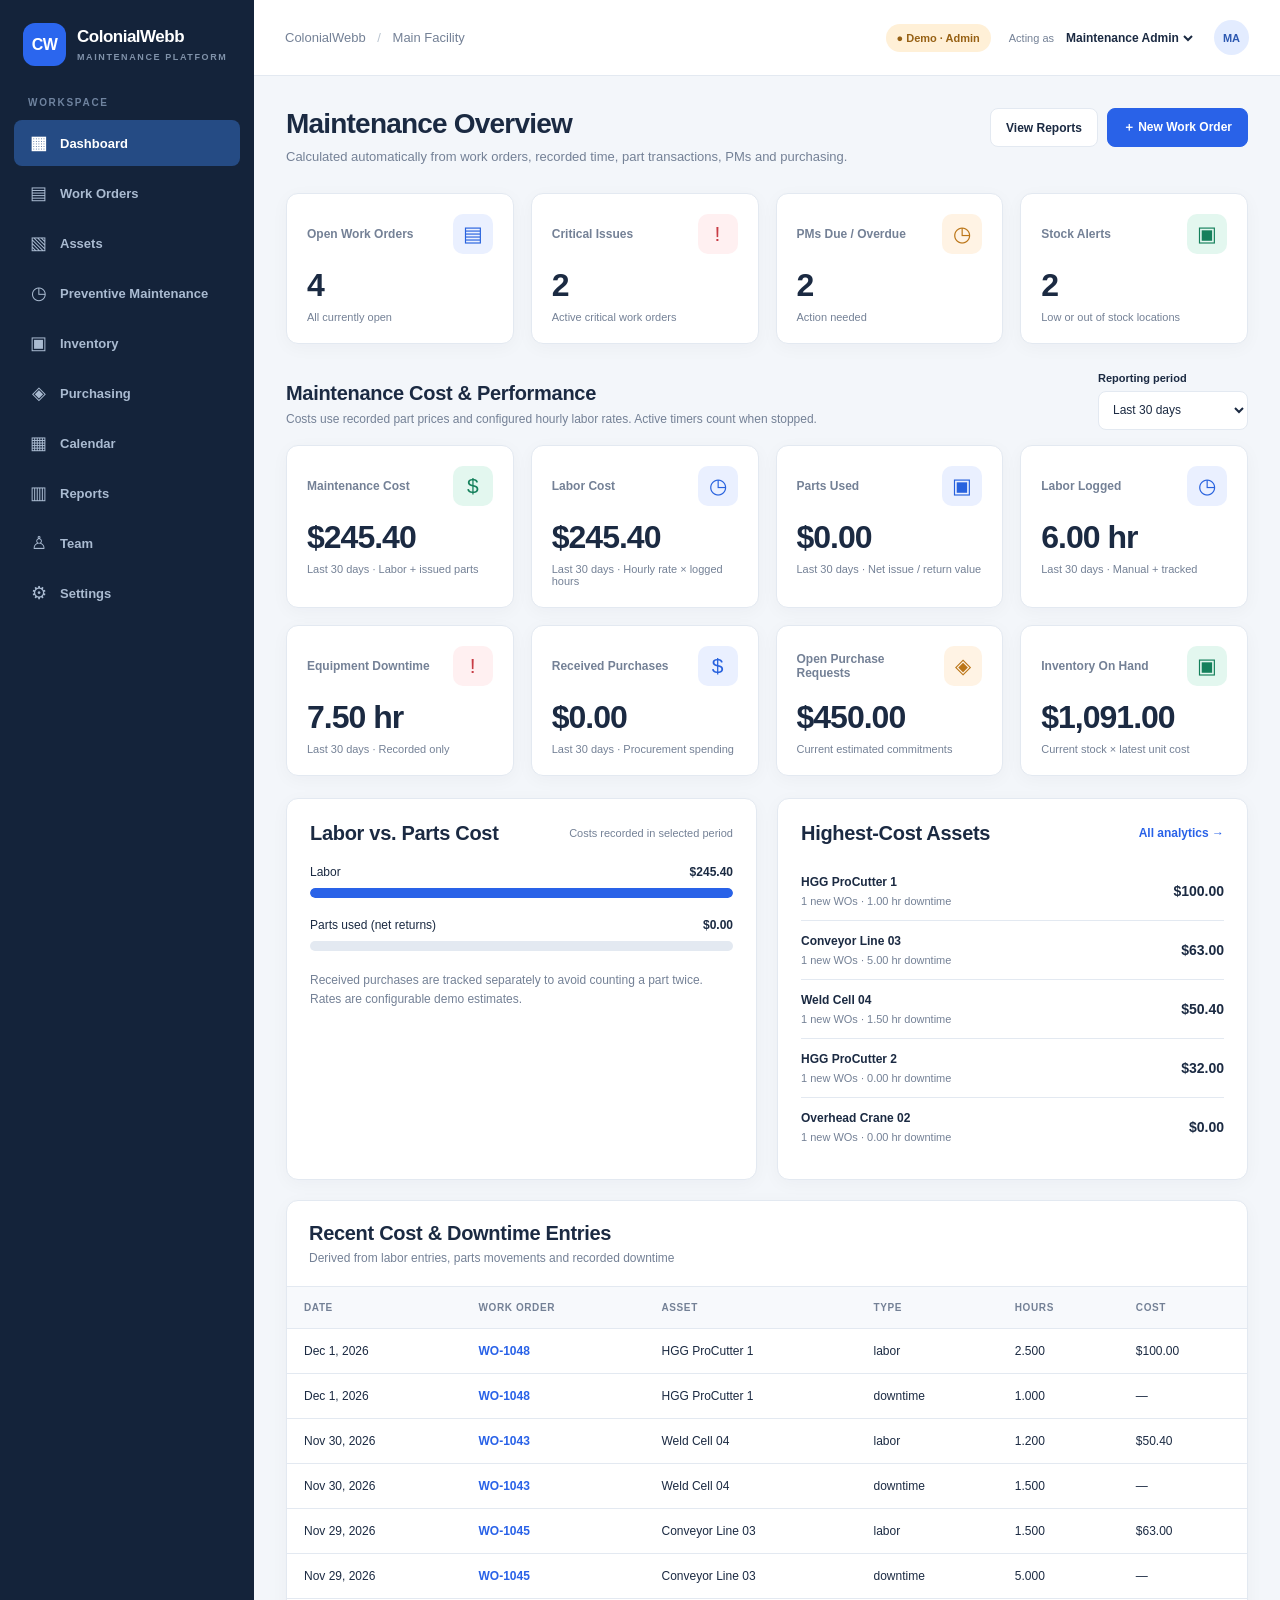
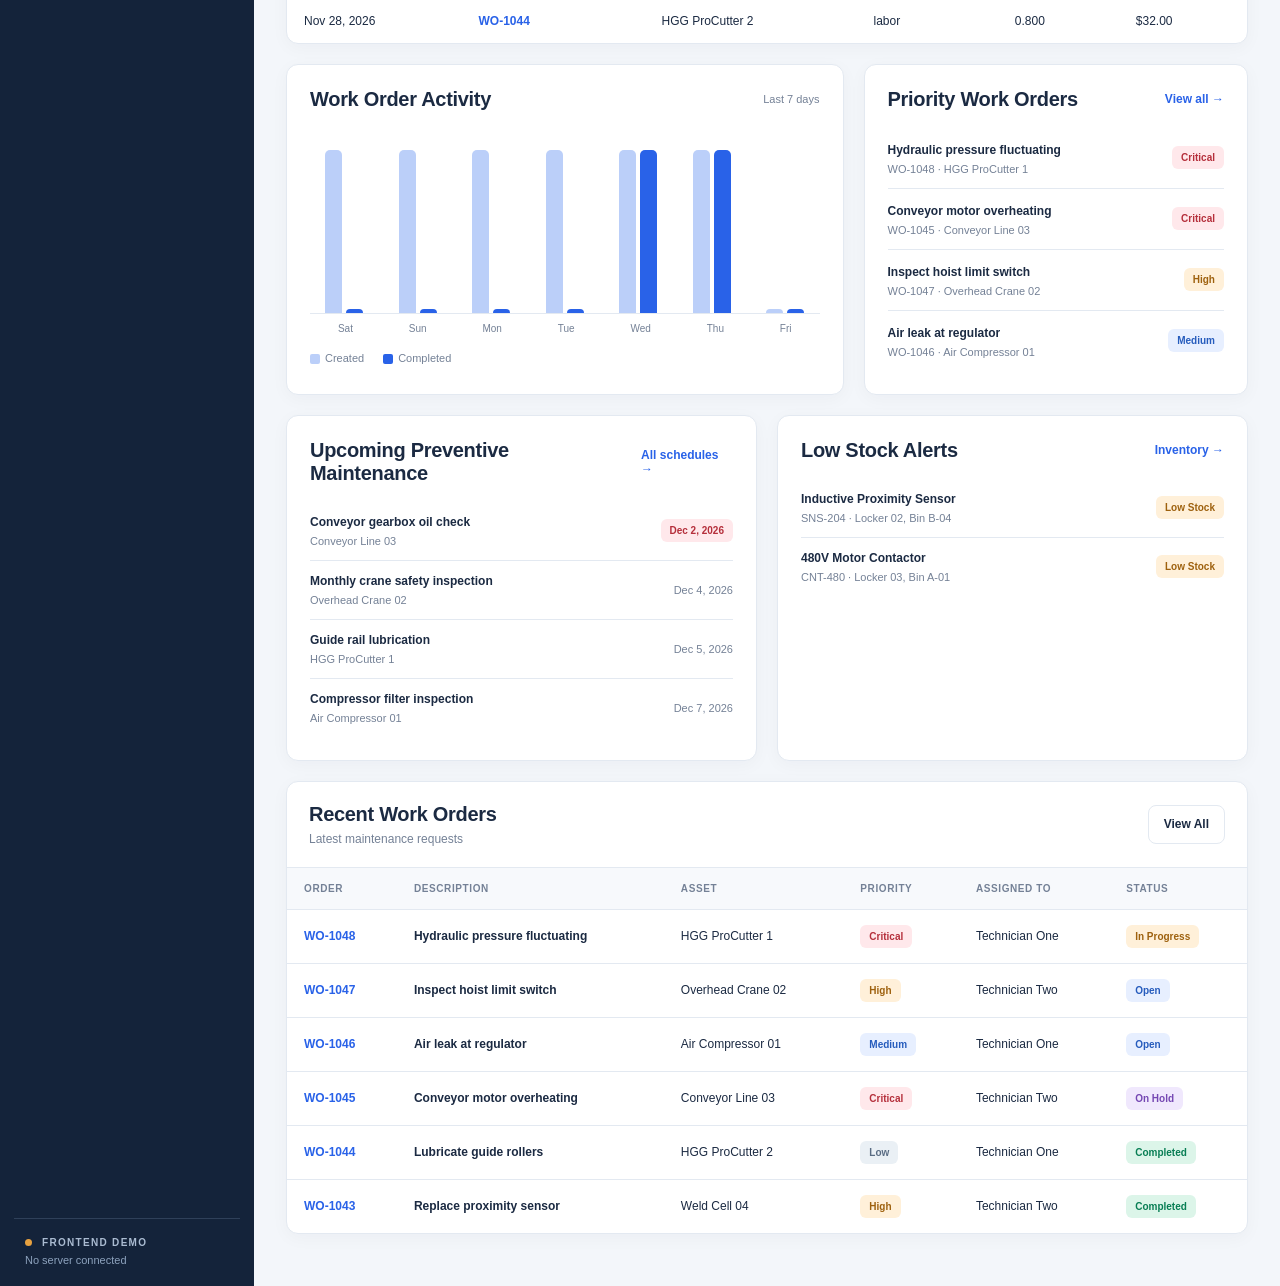
<file: ColonialWebbCMMS/index.html>
<!DOCTYPE html>
<html lang="en">
<head>
  <meta charset="UTF-8">
  <meta name="viewport" content="width=device-width, initial-scale=1.0">
  <meta name="description" content="ColonialWebb CMMS frontend prototype">
  <title>Dashboard · ColonialWebb CMMS</title>
  <link rel="stylesheet" href="css/styles.css">
</head>
<body data-page="dashboard">
  <!-- Shared sidebar and header are generated by js/app.js. -->
  <div class="app-shell">
    <aside id="sidebar" aria-label="Sidebar"></aside>
    <div class="main-column">
      <header id="topbar"></header>
      <main class="page-container">

<section class="page-heading"><div><h1>Maintenance Overview</h1><p class="page-subtitle">Calculated automatically from work orders, recorded time, part transactions, PMs and purchasing.</p></div><div class="button-row"><a class="button button-outline" href="reports.html">View Reports</a><a class="button button-primary" href="work-orders.html?new=1">＋ New Work Order</a></div></section>
<section class="metrics" id="dashboard-metrics"></section>
<section class="analytics-heading"><div><h2>Maintenance Cost & Performance</h2><p class="note">Costs use recorded part prices and configured hourly labor rates. Active timers count when stopped.</p></div>
<label class="form-field analytics-range"><span>Reporting period</span><select id="dashboard-period"><option value="7">Last 7 days</option><option value="30" selected>Last 30 days</option><option value="90">Last 90 days</option><option value="all">All time</option></select></label></section>
<section class="metrics" id="dashboard-financial"></section>
<section class="section-grid equal"><div class="card"><div class="section-head"><h2>Labor vs. Parts Cost</h2><span class="tiny text-muted">Costs recorded in selected period</span></div><div id="dashboard-cost-breakdown"></div></div>
<div class="card"><div class="section-head"><h2>Highest-Cost Assets</h2><a href="reports.html" class="button-link">All analytics →</a></div><div id="dashboard-asset-costs"></div></div></section>
<section class="table-card mb-20"><div class="table-header"><div><h2>Recent Cost & Downtime Entries</h2><p>Derived from labor entries, parts movements and recorded downtime</p></div></div>
<div class="table-scroll"><table><thead><tr><th>Date</th><th>Work Order</th><th>Asset</th><th>Type</th><th>Hours</th><th>Cost</th></tr></thead><tbody id="dashboard-cost-events"></tbody></table></div></section>
<section class="section-grid"><div class="card"><div class="section-head"><h2>Work Order Activity</h2><span class="text-muted tiny">Last 7 days</span></div><div id="activity-chart"></div></div><div class="card"><div class="section-head"><h2>Priority Work Orders</h2><a href="work-orders.html" class="button-link">View all →</a></div><div id="priority-list"></div></div></section>
<section class="section-grid equal"><div class="card"><div class="section-head"><h2>Upcoming Preventive Maintenance</h2><a href="maintenance.html" class="button-link">All schedules →</a></div><div id="upcoming-pms"></div></div><div class="card"><div class="section-head"><h2>Low Stock Alerts</h2><a href="inventory.html" class="button-link">Inventory →</a></div><div id="inventory-alerts"></div></div></section>
<section class="table-card"><div class="table-header"><div><h2>Recent Work Orders</h2><p>Latest maintenance requests</p></div><a class="button button-outline" href="work-orders.html">View All</a></div><div class="table-scroll"><table><thead><tr><th>Order</th><th>Description</th><th>Asset</th><th>Priority</th><th>Assigned To</th><th>Status</th></tr></thead><tbody id="recent-orders"></tbody></table></div></section>
      </main>
    </div>
  </div>
  <div id="modal-root"></div>
  <div id="toast" role="status" aria-live="polite"></div>

  <!-- All scripts are local. No server, build tools or CDN needed. -->
  <script src="js/seed.js" defer></script>
  <script src="js/config.js" defer></script>
  <script src="js/data-client.js" defer></script>
  <script src="js/store.js" defer></script>
  <script src="js/analytics.js" defer></script>
  <script src="js/app.js" defer></script>
  <script src="js/pages/dashboard.js" defer></script>
</body>
</html>
</file>
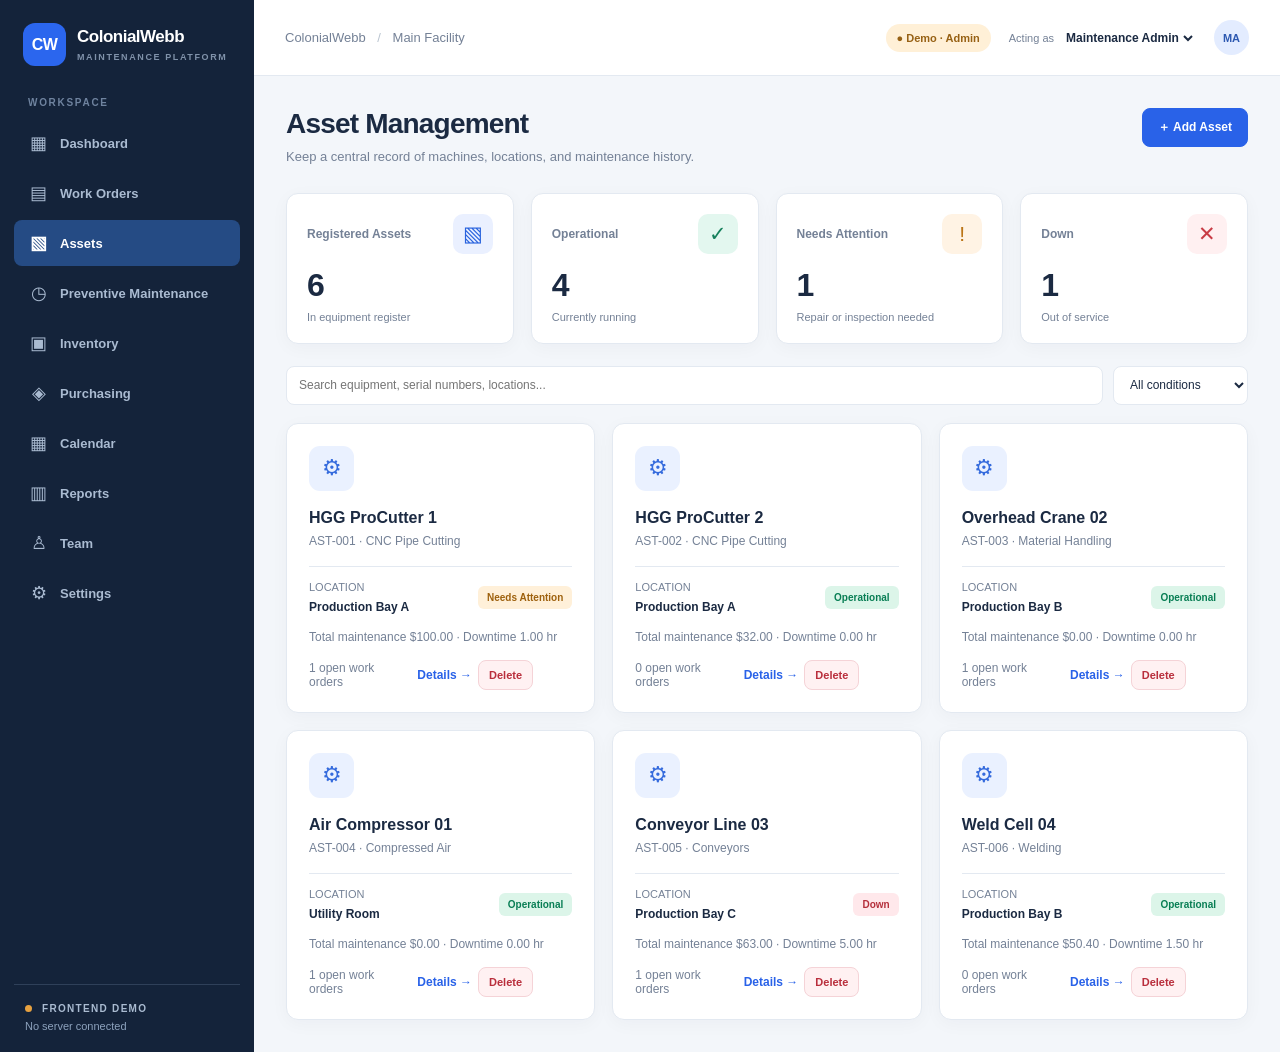
<file: ColonialWebbCMMS/assets.html>
<!DOCTYPE html>
<html lang="en">
<head>
  <meta charset="UTF-8">
  <meta name="viewport" content="width=device-width, initial-scale=1.0">
  <meta name="description" content="ColonialWebb CMMS frontend prototype">
  <title>Assets · ColonialWebb CMMS</title>
  <link rel="stylesheet" href="css/styles.css">
</head>
<body data-page="assets">
  <!-- Shared sidebar and header are generated by js/app.js. -->
  <div class="app-shell">
    <aside id="sidebar" aria-label="Sidebar"></aside>
    <div class="main-column">
      <header id="topbar"></header>
      <main class="page-container">

<section class="page-heading"><div><h1>Asset Management</h1><p class="page-subtitle">Keep a central record of machines, locations, and maintenance history.</p></div><button class="button button-primary" id="new-asset">＋ Add Asset</button></section>
<section class="metrics" id="asset-metrics"></section>
<div class="toolbar"><input class="search" id="asset-search" placeholder="Search equipment, serial numbers, locations..."><select class="filter" id="asset-filter"><option value="">All conditions</option><option>Operational</option><option>Needs Attention</option><option>Down</option><option>Retired</option></select></div><section class="asset-grid" id="asset-grid"></section>
      </main>
    </div>
  </div>
  <div id="modal-root"></div>
  <div id="toast" role="status" aria-live="polite"></div>

  <!-- All scripts are local. No server, build tools or CDN needed. -->
  <script src="js/seed.js" defer></script>
  <script src="js/config.js" defer></script>
  <script src="js/data-client.js" defer></script>
  <script src="js/store.js" defer></script>
  <script src="js/analytics.js" defer></script>
  <script src="js/app.js" defer></script>
  <script src="js/pages/assets.js" defer></script>
</body>
</html>
</file>
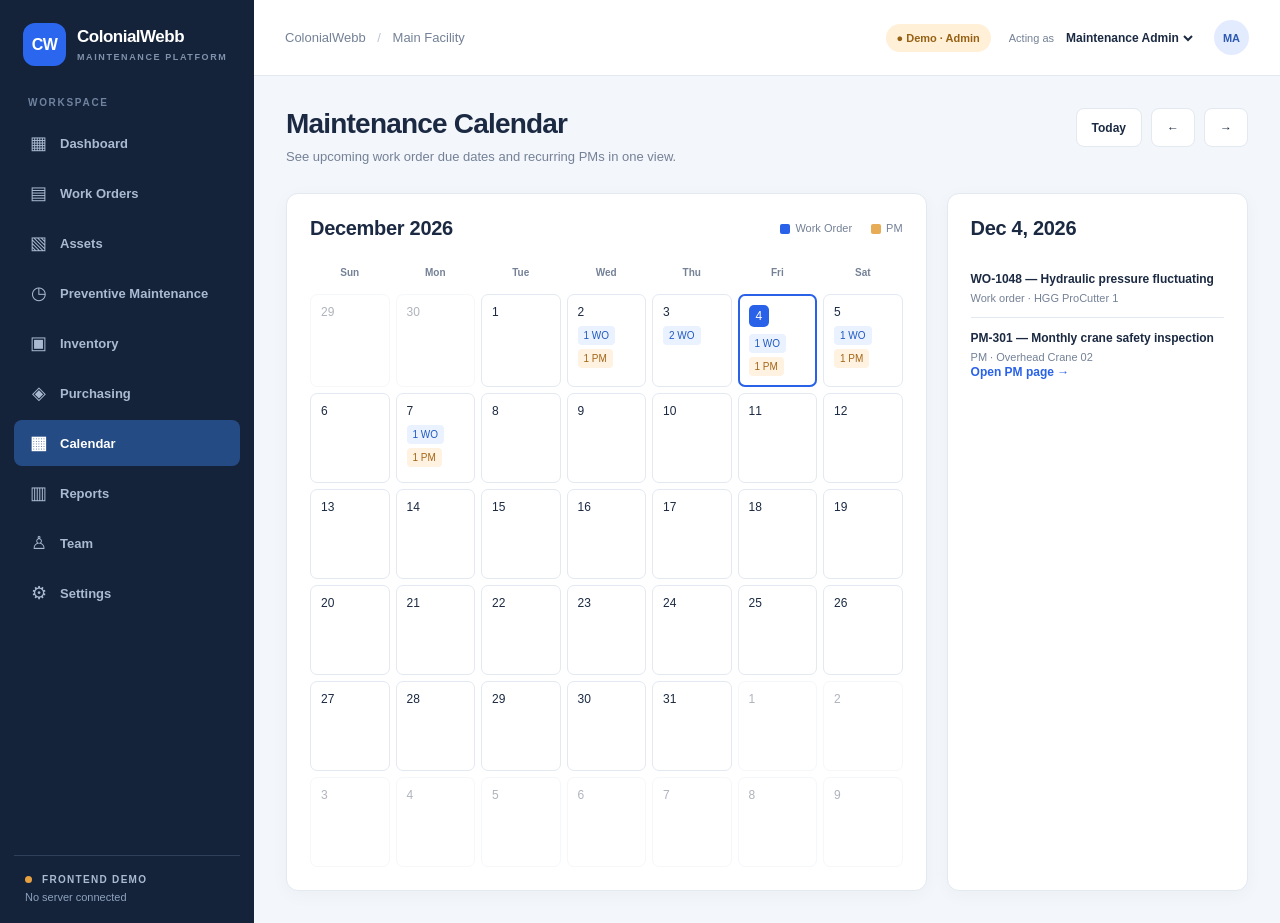
<file: ColonialWebbCMMS/calendar.html>
<!DOCTYPE html>
<html lang="en">
<head>
  <meta charset="UTF-8">
  <meta name="viewport" content="width=device-width, initial-scale=1.0">
  <meta name="description" content="ColonialWebb CMMS frontend prototype">
  <title>Calendar · ColonialWebb CMMS</title>
  <link rel="stylesheet" href="css/styles.css">
</head>
<body data-page="calendar">
  <!-- Shared sidebar and header are generated by js/app.js. -->
  <div class="app-shell">
    <aside id="sidebar" aria-label="Sidebar"></aside>
    <div class="main-column">
      <header id="topbar"></header>
      <main class="page-container">

<section class="page-heading"><div><h1>Maintenance Calendar</h1><p class="page-subtitle">See upcoming work order due dates and recurring PMs in one view.</p></div><div class="button-row"><button class="button button-outline" id="calendar-today">Today</button><button class="button button-outline" id="calendar-prev">←</button><button class="button button-outline" id="calendar-next">→</button></div></section>
<section class="calendar-layout"><div class="card"><div class="section-head"><h2 id="month-title">Calendar</h2><div class="chart-key" style="margin:0"><span><i class="key-dot"></i>Work Order</span><span><i class="key-dot light" style="background:#e6ac56"></i>PM</span></div></div><div class="calendar-grid" id="calendar-grid"></div></div><div class="card"><div class="section-head"><h2 id="selected-date">Selected Day</h2></div><div id="day-events"></div></div></section>
      </main>
    </div>
  </div>
  <div id="modal-root"></div>
  <div id="toast" role="status" aria-live="polite"></div>

  <!-- All scripts are local. No server, build tools or CDN needed. -->
  <script src="js/seed.js" defer></script>
  <script src="js/config.js" defer></script>
  <script src="js/data-client.js" defer></script>
  <script src="js/store.js" defer></script>
  <script src="js/analytics.js" defer></script>
  <script src="js/app.js" defer></script>
  <script src="js/pages/calendar.js" defer></script>
</body>
</html>
</file>
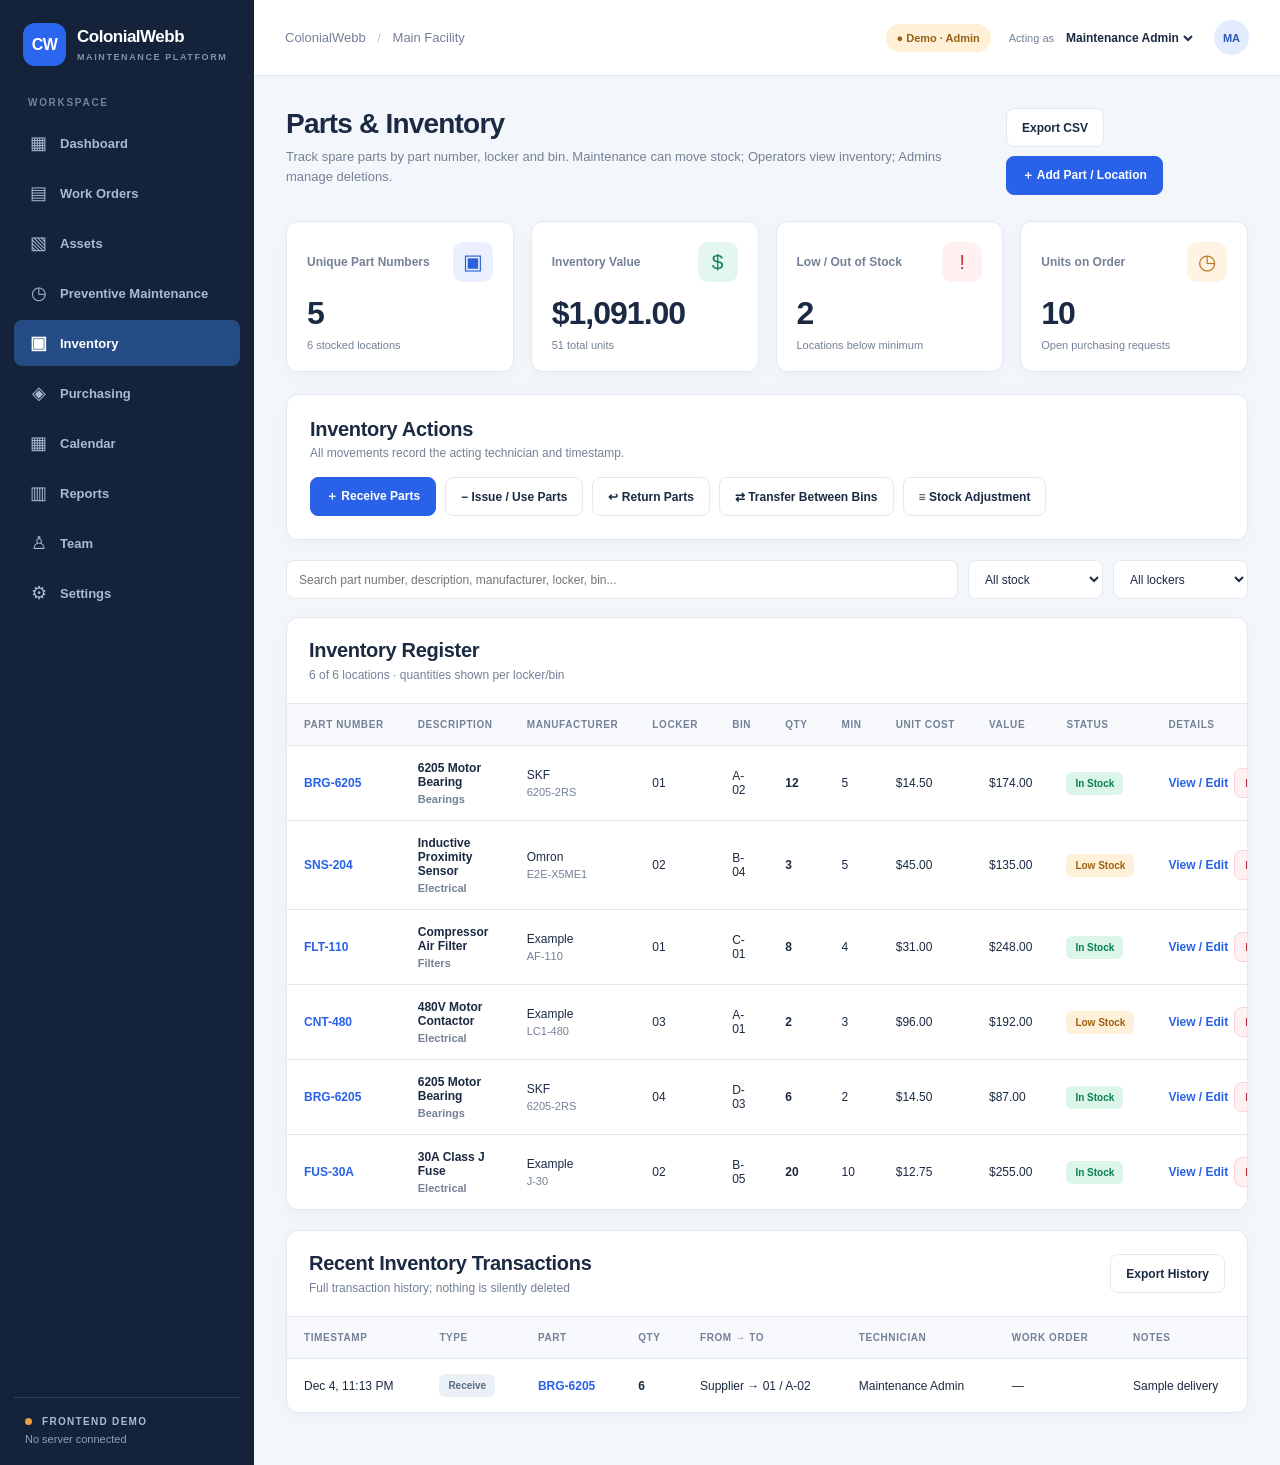
<file: ColonialWebbCMMS/inventory.html>
<!DOCTYPE html>
<html lang="en">
<head>
  <meta charset="UTF-8">
  <meta name="viewport" content="width=device-width, initial-scale=1.0">
  <meta name="description" content="ColonialWebb CMMS frontend prototype">
  <title>Inventory · ColonialWebb CMMS</title>
  <link rel="stylesheet" href="css/styles.css">
</head>
<body data-page="inventory">
  <!-- Shared sidebar and header are generated by js/app.js. -->
  <div class="app-shell">
    <aside id="sidebar" aria-label="Sidebar"></aside>
    <div class="main-column">
      <header id="topbar"></header>
      <main class="page-container">

<section class="page-heading"><div><h1>Parts & Inventory</h1><p class="page-subtitle">Track spare parts by part number, locker and bin. Maintenance can move stock; Operators view inventory; Admins manage deletions.</p></div><div class="button-row"><button class="button button-outline" id="export-inventory">Export CSV</button><button class="button button-primary" id="add-part">＋ Add Part / Location</button></div></section>
<section class="metrics" id="inventory-metrics"></section>
<section class="card mb-20"><div class="section-head"><div><h2>Inventory Actions</h2><p>All movements record the acting technician and timestamp.</p></div></div><div class="button-row"><button class="button button-primary" data-tx="Receive">＋ Receive Parts</button><button class="button button-outline" data-tx="Issue">− Issue / Use Parts</button><button class="button button-outline" data-tx="Return">↩ Return Parts</button><button class="button button-outline" data-tx="Transfer">⇄ Transfer Between Bins</button><button class="button button-outline" data-tx="Adjust">≡ Stock Adjustment</button></div></section>
<div class="toolbar"><input class="search" id="inventory-search" placeholder="Search part number, description, manufacturer, locker, bin..."><select class="filter" id="inventory-stock"><option value="">All stock</option><option>In Stock</option><option>Low Stock</option><option>Out of Stock</option></select><select class="filter" id="inventory-locker"><option value="">All lockers</option></select></div>
<section class="table-card"><div class="table-header"><div><h2>Inventory Register</h2><p id="inventory-count">All stored part locations</p></div></div><div class="table-scroll"><table><thead><tr><th>Part Number</th><th>Description</th><th>Manufacturer</th><th>Locker</th><th>Bin</th><th>Qty</th><th>Min</th><th>Unit Cost</th><th>Value</th><th>Status</th><th>Details</th></tr></thead><tbody id="inventory-table"></tbody></table></div></section>
<section class="table-card"><div class="table-header"><div><h2>Recent Inventory Transactions</h2><p>Full transaction history; nothing is silently deleted</p></div><button id="export-transactions" class="button button-outline">Export History</button></div><div class="table-scroll"><table><thead><tr><th>Timestamp</th><th>Type</th><th>Part</th><th>Qty</th><th>From → To</th><th>Technician</th><th>Work Order</th><th>Notes</th></tr></thead><tbody id="transaction-table"></tbody></table></div></section>
      </main>
    </div>
  </div>
  <div id="modal-root"></div>
  <div id="toast" role="status" aria-live="polite"></div>

  <!-- All scripts are local. No server, build tools or CDN needed. -->
  <script src="js/seed.js" defer></script>
  <script src="js/config.js" defer></script>
  <script src="js/data-client.js" defer></script>
  <script src="js/store.js" defer></script>
  <script src="js/analytics.js" defer></script>
  <script src="js/app.js" defer></script>
  <script src="js/pages/inventory.js" defer></script>
</body>
</html>
</file>
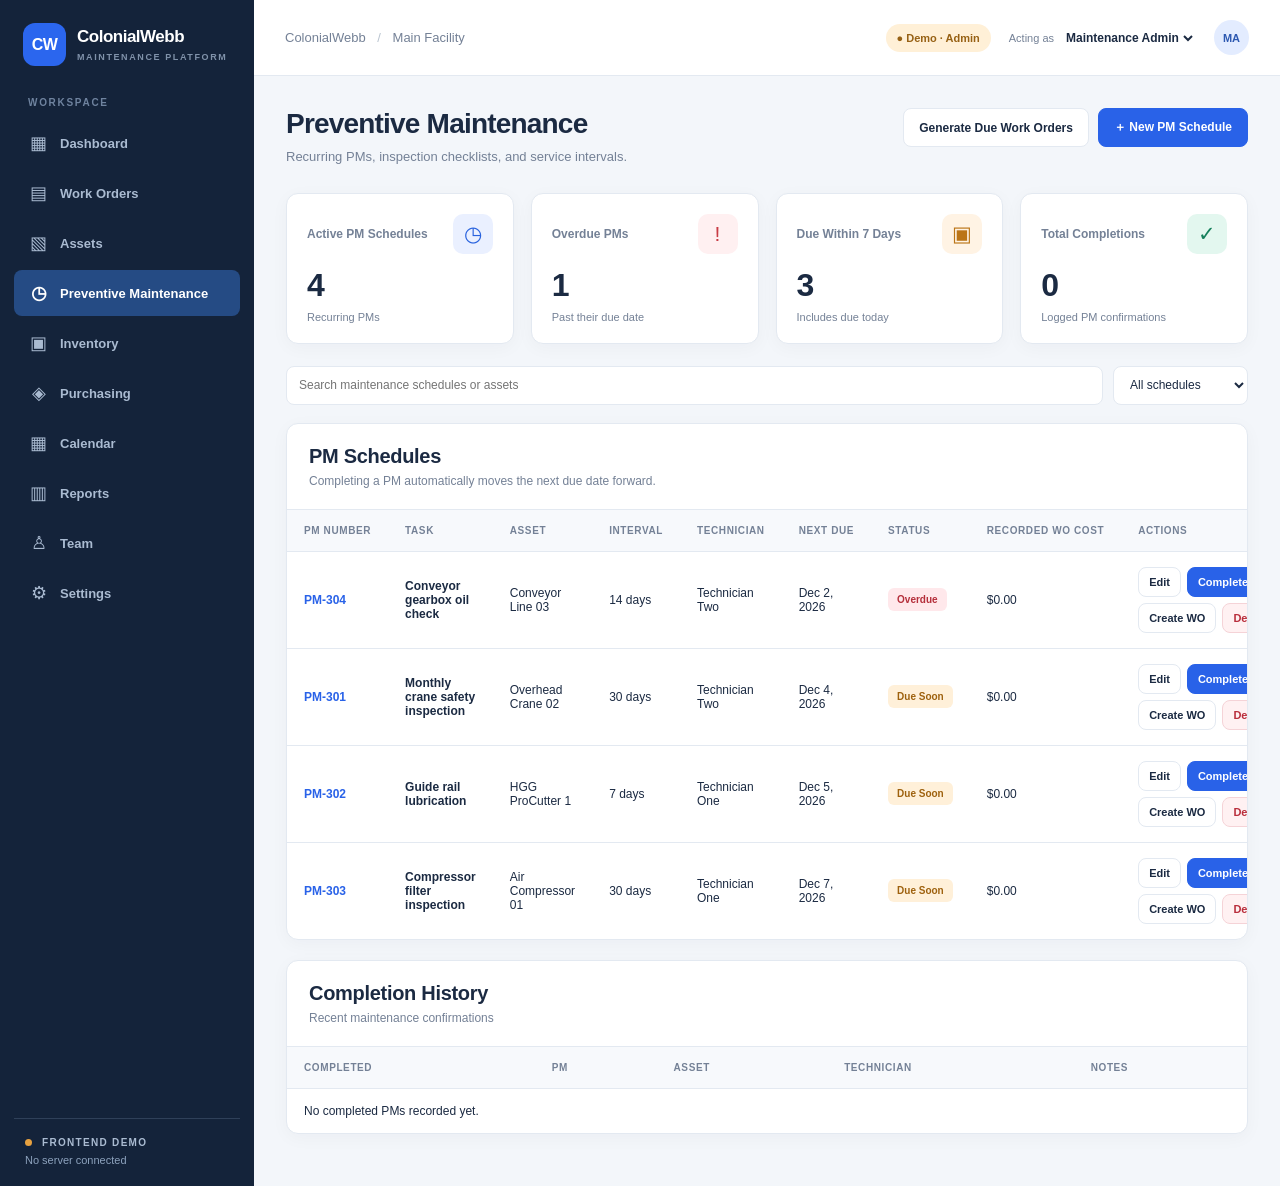
<file: ColonialWebbCMMS/maintenance.html>
<!DOCTYPE html>
<html lang="en">
<head>
  <meta charset="UTF-8">
  <meta name="viewport" content="width=device-width, initial-scale=1.0">
  <meta name="description" content="ColonialWebb CMMS frontend prototype">
  <title>Preventive Maintenance · ColonialWebb CMMS</title>
  <link rel="stylesheet" href="css/styles.css">
</head>
<body data-page="maintenance">
  <!-- Shared sidebar and header are generated by js/app.js. -->
  <div class="app-shell">
    <aside id="sidebar" aria-label="Sidebar"></aside>
    <div class="main-column">
      <header id="topbar"></header>
      <main class="page-container">

<section class="page-heading"><div><h1>Preventive Maintenance</h1><p class="page-subtitle">Recurring PMs, inspection checklists, and service intervals.</p></div><div class="button-row"><button class="button button-outline" id="generate-due-pms">Generate Due Work Orders</button><button class="button button-primary" id="new-pm">＋ New PM Schedule</button></div></section>
<section class="metrics" id="pm-metrics"></section><div class="toolbar"><input class="search" id="pm-search" placeholder="Search maintenance schedules or assets"><select class="filter" id="pm-filter"><option value="">All schedules</option><option value="overdue">Overdue</option><option value="soon">Due in 7 days</option><option value="later">Upcoming</option></select></div>
<section class="table-card"><div class="table-header"><div><h2>PM Schedules</h2><p>Completing a PM automatically moves the next due date forward.</p></div></div><div class="table-scroll"><table><thead><tr><th>PM Number</th><th>Task</th><th>Asset</th><th>Interval</th><th>Technician</th><th>Next Due</th><th>Status</th><th>Recorded WO Cost</th><th>Actions</th></tr></thead><tbody id="pm-table"></tbody></table></div></section>
<section class="table-card"><div class="table-header"><div><h2>Completion History</h2><p>Recent maintenance confirmations</p></div></div><div class="table-scroll"><table><thead><tr><th>Completed</th><th>PM</th><th>Asset</th><th>Technician</th><th>Notes</th></tr></thead><tbody id="pm-history"></tbody></table></div></section>
      </main>
    </div>
  </div>
  <div id="modal-root"></div>
  <div id="toast" role="status" aria-live="polite"></div>

  <!-- All scripts are local. No server, build tools or CDN needed. -->
  <script src="js/seed.js" defer></script>
  <script src="js/config.js" defer></script>
  <script src="js/data-client.js" defer></script>
  <script src="js/store.js" defer></script>
  <script src="js/analytics.js" defer></script>
  <script src="js/app.js" defer></script>
  <script src="js/pages/maintenance.js" defer></script>
</body>
</html>
</file>
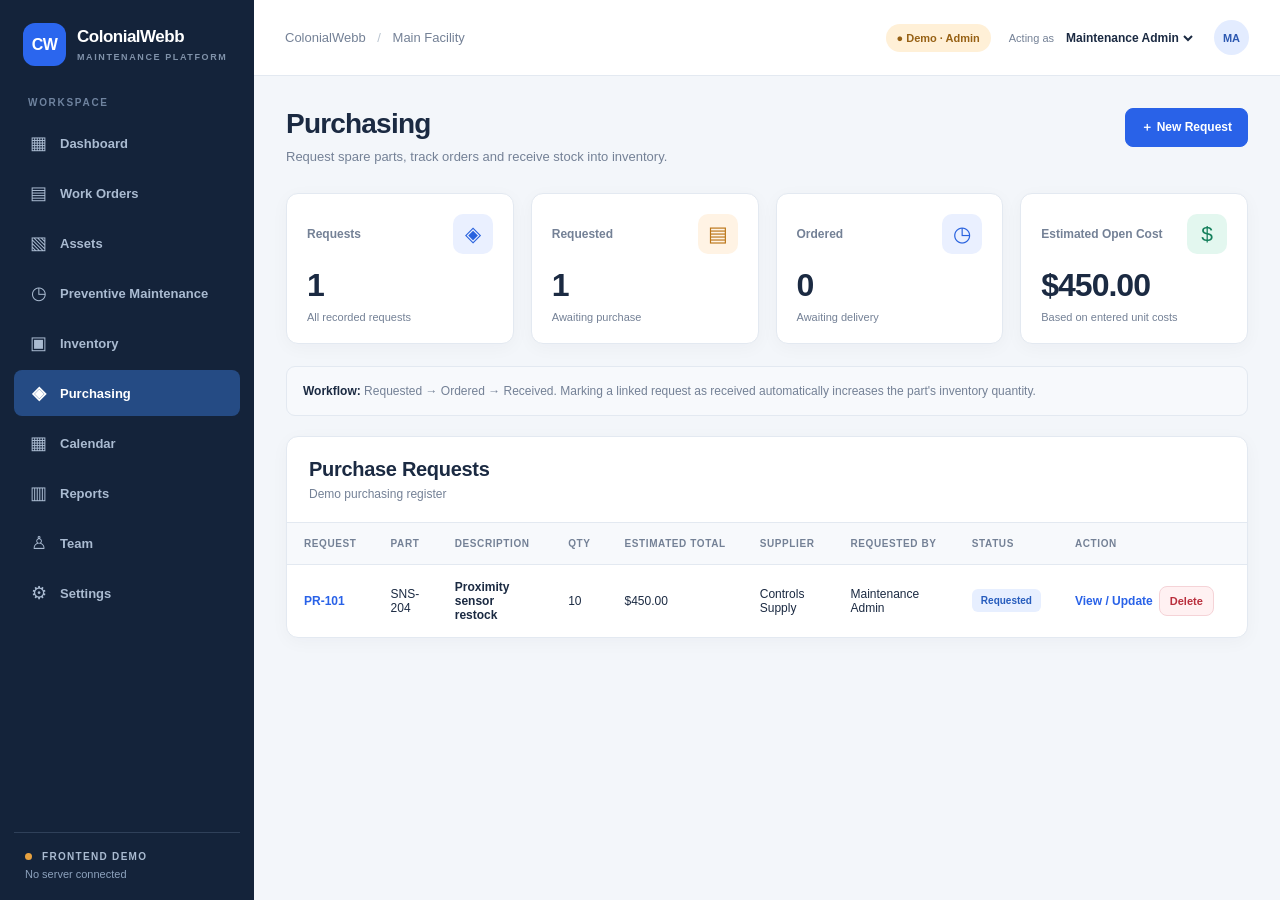
<file: ColonialWebbCMMS/purchasing.html>
<!DOCTYPE html>
<html lang="en">
<head>
  <meta charset="UTF-8">
  <meta name="viewport" content="width=device-width, initial-scale=1.0">
  <meta name="description" content="ColonialWebb CMMS frontend prototype">
  <title>Purchasing · ColonialWebb CMMS</title>
  <link rel="stylesheet" href="css/styles.css">
</head>
<body data-page="purchasing">
  <!-- Shared sidebar and header are generated by js/app.js. -->
  <div class="app-shell">
    <aside id="sidebar" aria-label="Sidebar"></aside>
    <div class="main-column">
      <header id="topbar"></header>
      <main class="page-container">

<section class="page-heading"><div><h1>Purchasing</h1><p class="page-subtitle">Request spare parts, track orders and receive stock into inventory.</p></div><button class="button button-primary" id="new-request">＋ New Request</button></section>
<section class="metrics" id="purchase-metrics"></section><div class="note-box mb-20"><strong>Workflow:</strong> Requested → Ordered → Received. Marking a linked request as received automatically increases the part's inventory quantity.</div>
<section class="table-card"><div class="table-header"><div><h2>Purchase Requests</h2><p>Demo purchasing register</p></div></div><div class="table-scroll"><table><thead><tr><th>Request</th><th>Part</th><th>Description</th><th>Qty</th><th>Estimated Total</th><th>Supplier</th><th>Requested By</th><th>Status</th><th>Action</th></tr></thead><tbody id="purchase-table"></tbody></table></div></section>
      </main>
    </div>
  </div>
  <div id="modal-root"></div>
  <div id="toast" role="status" aria-live="polite"></div>

  <!-- All scripts are local. No server, build tools or CDN needed. -->
  <script src="js/seed.js" defer></script>
  <script src="js/config.js" defer></script>
  <script src="js/data-client.js" defer></script>
  <script src="js/store.js" defer></script>
  <script src="js/analytics.js" defer></script>
  <script src="js/app.js" defer></script>
  <script src="js/pages/purchasing.js" defer></script>
</body>
</html>
</file>
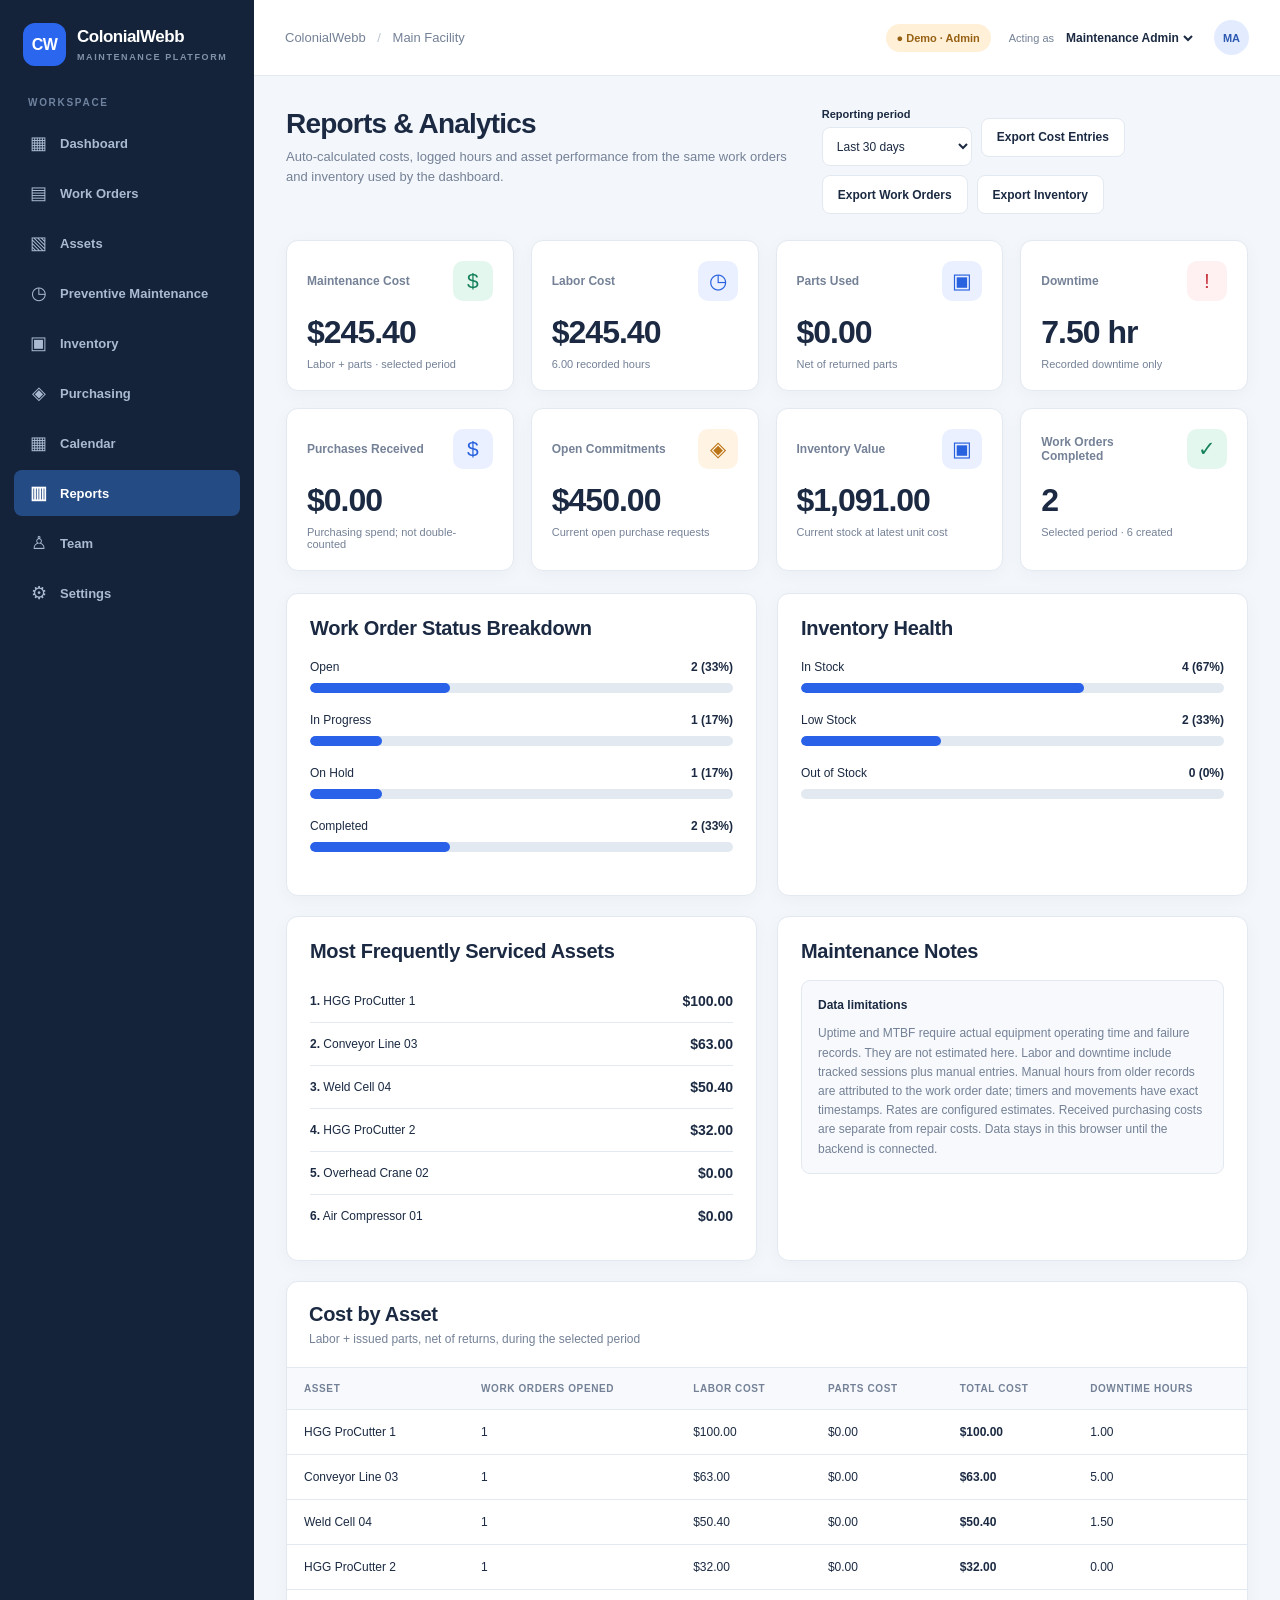
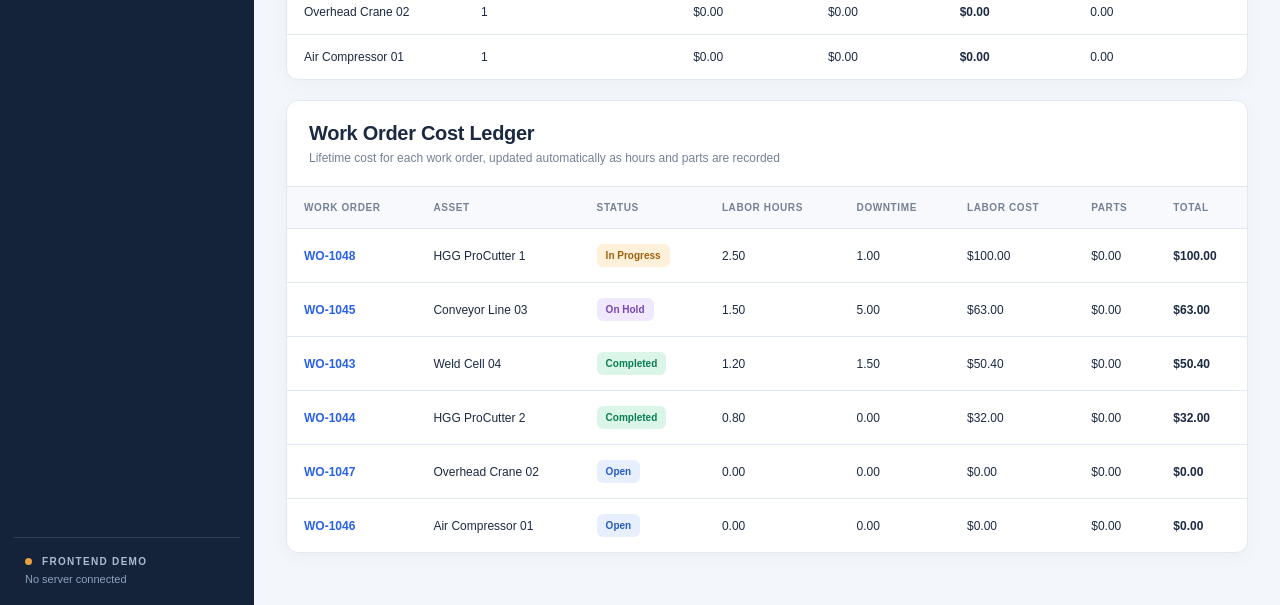
<file: ColonialWebbCMMS/reports.html>
<!DOCTYPE html>
<html lang="en">
<head>
  <meta charset="UTF-8">
  <meta name="viewport" content="width=device-width, initial-scale=1.0">
  <meta name="description" content="ColonialWebb CMMS frontend prototype">
  <title>Reports · ColonialWebb CMMS</title>
  <link rel="stylesheet" href="css/styles.css">
</head>
<body data-page="reports">
  <!-- Shared sidebar and header are generated by js/app.js. -->
  <div class="app-shell">
    <aside id="sidebar" aria-label="Sidebar"></aside>
    <div class="main-column">
      <header id="topbar"></header>
      <main class="page-container">

<section class="page-heading"><div><h1>Reports & Analytics</h1><p class="page-subtitle">Auto-calculated costs, logged hours and asset performance from the same work orders and inventory used by the dashboard.</p></div><div class="button-row"><label class="form-field analytics-range"><span>Reporting period</span><select id="reports-period"><option value="7">Last 7 days</option><option value="30" selected>Last 30 days</option><option value="90">Last 90 days</option><option value="all">All time</option></select></label><button class="button button-outline" id="report-export-costs">Export Cost Entries</button><button class="button button-outline" id="report-export-wo">Export Work Orders</button><button class="button button-outline" id="report-export-inventory">Export Inventory</button></div></section>
<section class="metrics" id="report-metrics"></section><section class="section-grid equal"><div class="card"><div class="section-head"><h2>Work Order Status Breakdown</h2></div><div id="status-progress"></div></div><div class="card"><div class="section-head"><h2>Inventory Health</h2></div><div id="inventory-progress"></div></div></section><section class="section-grid equal"><div class="card"><div class="section-head"><h2>Most Frequently Serviced Assets</h2></div><div id="asset-ranking"></div></div><div class="card"><div class="section-head"><h2>Maintenance Notes</h2></div><div class="note-box"><strong>Data limitations</strong><p class="note" style="margin:9px 0 0">Uptime and MTBF require actual equipment operating time and failure records. They are not estimated here. Labor and downtime include tracked sessions plus manual entries. Manual hours from older records are attributed to the work order date; timers and movements have exact timestamps. Rates are configured estimates. Received purchasing costs are separate from repair costs. Data stays in this browser until the backend is connected.</p></div></div></section>
<section class="table-card mb-20"><div class="table-header"><div><h2>Cost by Asset</h2><p>Labor + issued parts, net of returns, during the selected period</p></div></div><div class="table-scroll"><table><thead><tr><th>Asset</th><th>Work Orders Opened</th><th>Labor Cost</th><th>Parts Cost</th><th>Total Cost</th><th>Downtime Hours</th></tr></thead><tbody id="report-asset-costs"></tbody></table></div></section>
<section class="table-card mb-20"><div class="table-header"><div><h2>Work Order Cost Ledger</h2><p>Lifetime cost for each work order, updated automatically as hours and parts are recorded</p></div></div><div class="table-scroll"><table><thead><tr><th>Work Order</th><th>Asset</th><th>Status</th><th>Labor Hours</th><th>Downtime</th><th>Labor Cost</th><th>Parts</th><th>Total</th></tr></thead><tbody id="report-order-costs"></tbody></table></div></section>
      </main>
    </div>
  </div>
  <div id="modal-root"></div>
  <div id="toast" role="status" aria-live="polite"></div>

  <!-- All scripts are local. No server, build tools or CDN needed. -->
  <script src="js/seed.js" defer></script>
  <script src="js/config.js" defer></script>
  <script src="js/data-client.js" defer></script>
  <script src="js/store.js" defer></script>
  <script src="js/analytics.js" defer></script>
  <script src="js/app.js" defer></script>
  <script src="js/pages/reports.js" defer></script>
</body>
</html>
</file>
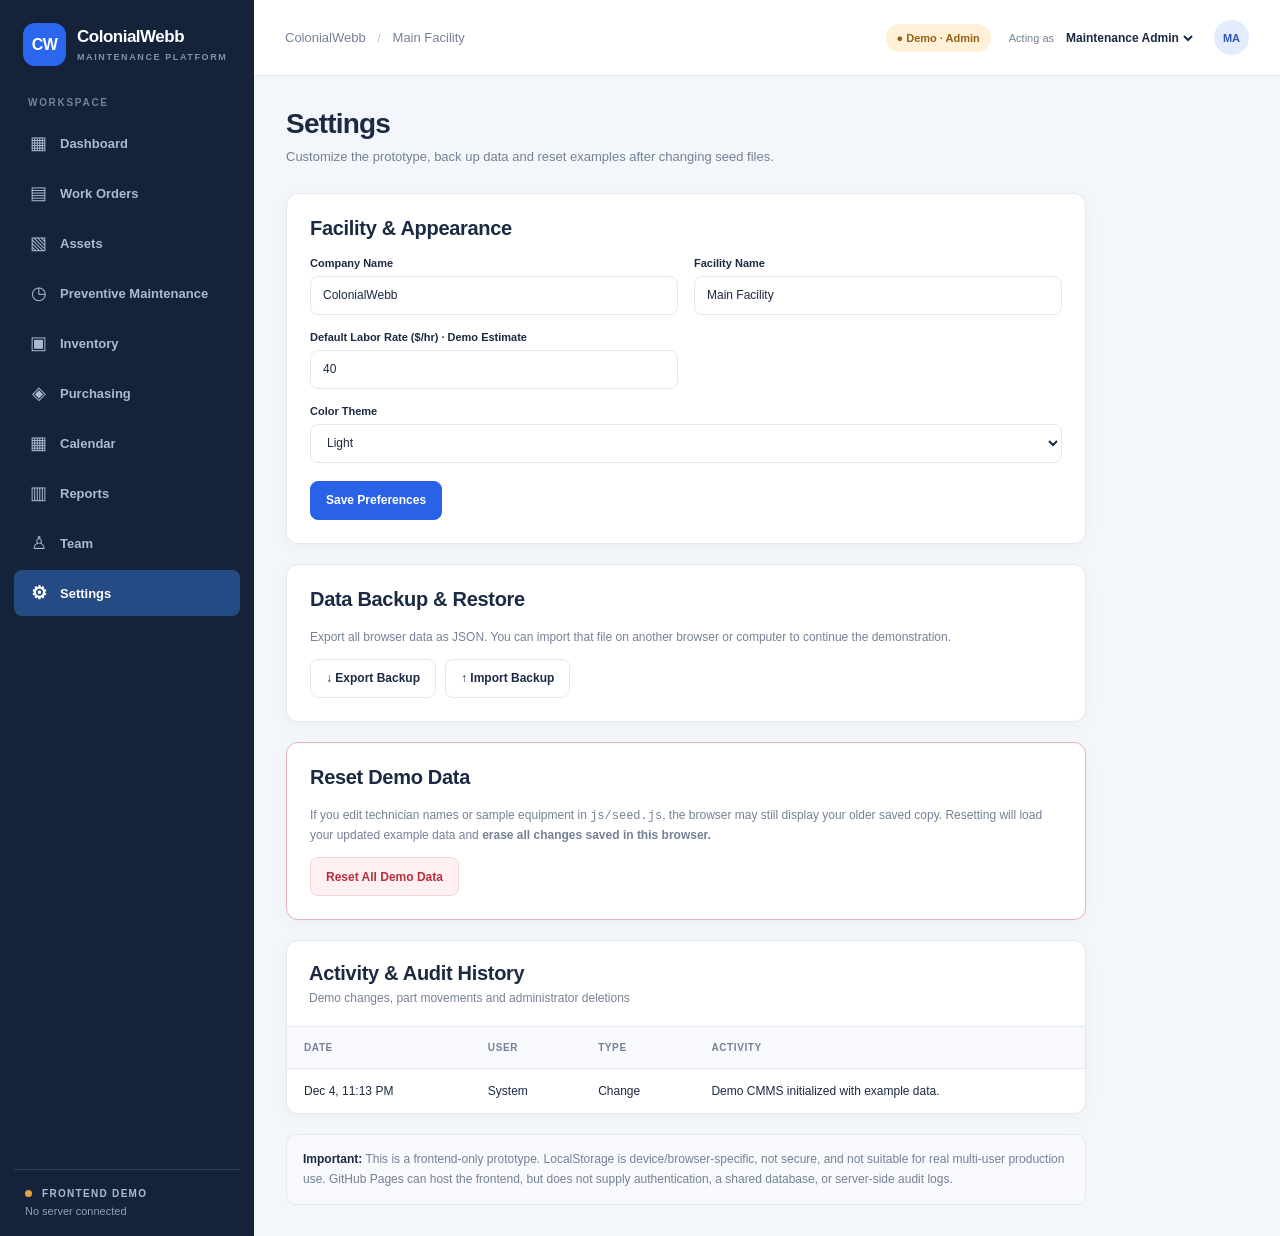
<file: ColonialWebbCMMS/settings.html>
<!DOCTYPE html>
<html lang="en">
<head>
  <meta charset="UTF-8">
  <meta name="viewport" content="width=device-width, initial-scale=1.0">
  <meta name="description" content="ColonialWebb CMMS frontend prototype">
  <title>Settings · ColonialWebb CMMS</title>
  <link rel="stylesheet" href="css/styles.css">
</head>
<body data-page="settings">
  <!-- Shared sidebar and header are generated by js/app.js. -->
  <div class="app-shell">
    <aside id="sidebar" aria-label="Sidebar"></aside>
    <div class="main-column">
      <header id="topbar"></header>
      <main class="page-container">

<section class="page-heading"><div><h1>Settings</h1><p class="page-subtitle">Customize the prototype, back up data and reset examples after changing seed files.</p></div></section>
<div class="settings-box"><section class="card mb-20"><div class="section-head"><h2>Facility & Appearance</h2></div><form id="settings-form"><div class="modal-body" style="padding:0 0 18px"><label class="form-field"><span>Company Name</span><input name="company" id="company-name" required></label><label class="form-field"><span>Facility Name</span><input name="facility" id="facility-name" required></label><label class="form-field"><span>Default Labor Rate ($/hr) · Demo Estimate</span><input name="defaultLaborRate" id="default-labor-rate" type="number" min="0" step="0.01"></label><label class="form-field full"><span>Color Theme</span><select name="theme" id="theme-setting"><option value="light">Light</option><option value="dark">Dark</option></select></label></div><button class="button button-primary">Save Preferences</button></form></section>
<section class="card mb-20"><div class="section-head"><h2>Data Backup & Restore</h2></div><p class="note">Export all browser data as JSON. You can import that file on another browser or computer to continue the demonstration.</p><div class="button-row"><button class="button button-outline" id="backup-export">↓ Export Backup</button><label class="button button-outline" id="backup-import-label" for="backup-import" style="cursor:pointer">↑ Import Backup</label><input id="backup-import" type="file" accept=".json,application/json" hidden></div></section>
<section class="card danger-zone mb-20"><div class="section-head"><h2>Reset Demo Data</h2></div><p class="note">If you edit technician names or sample equipment in <code>js/seed.js</code>, the browser may still display your older saved copy. Resetting will load your updated example data and <strong>erase all changes saved in this browser.</strong></p><button class="button button-danger" id="reset-data">Reset All Demo Data</button></section>
<section class="table-card"><div class="table-header"><div><h2>Activity & Audit History</h2><p>Demo changes, part movements and administrator deletions</p></div></div><div class="table-scroll"><table><thead><tr><th>Date</th><th>User</th><th>Type</th><th>Activity</th></tr></thead><tbody id="audit-table"></tbody></table></div></section><div class="note-box"><strong>Important:</strong> This is a frontend-only prototype. LocalStorage is device/browser-specific, not secure, and not suitable for real multi-user production use. GitHub Pages can host the frontend, but does not supply authentication, a shared database, or server-side audit logs.</div></div>
      </main>
    </div>
  </div>
  <div id="modal-root"></div>
  <div id="toast" role="status" aria-live="polite"></div>

  <!-- All scripts are local. No server, build tools or CDN needed. -->
  <script src="js/seed.js" defer></script>
  <script src="js/config.js" defer></script>
  <script src="js/data-client.js" defer></script>
  <script src="js/store.js" defer></script>
  <script src="js/analytics.js" defer></script>
  <script src="js/app.js" defer></script>
  <script src="js/pages/settings.js" defer></script>
</body>
</html>
</file>
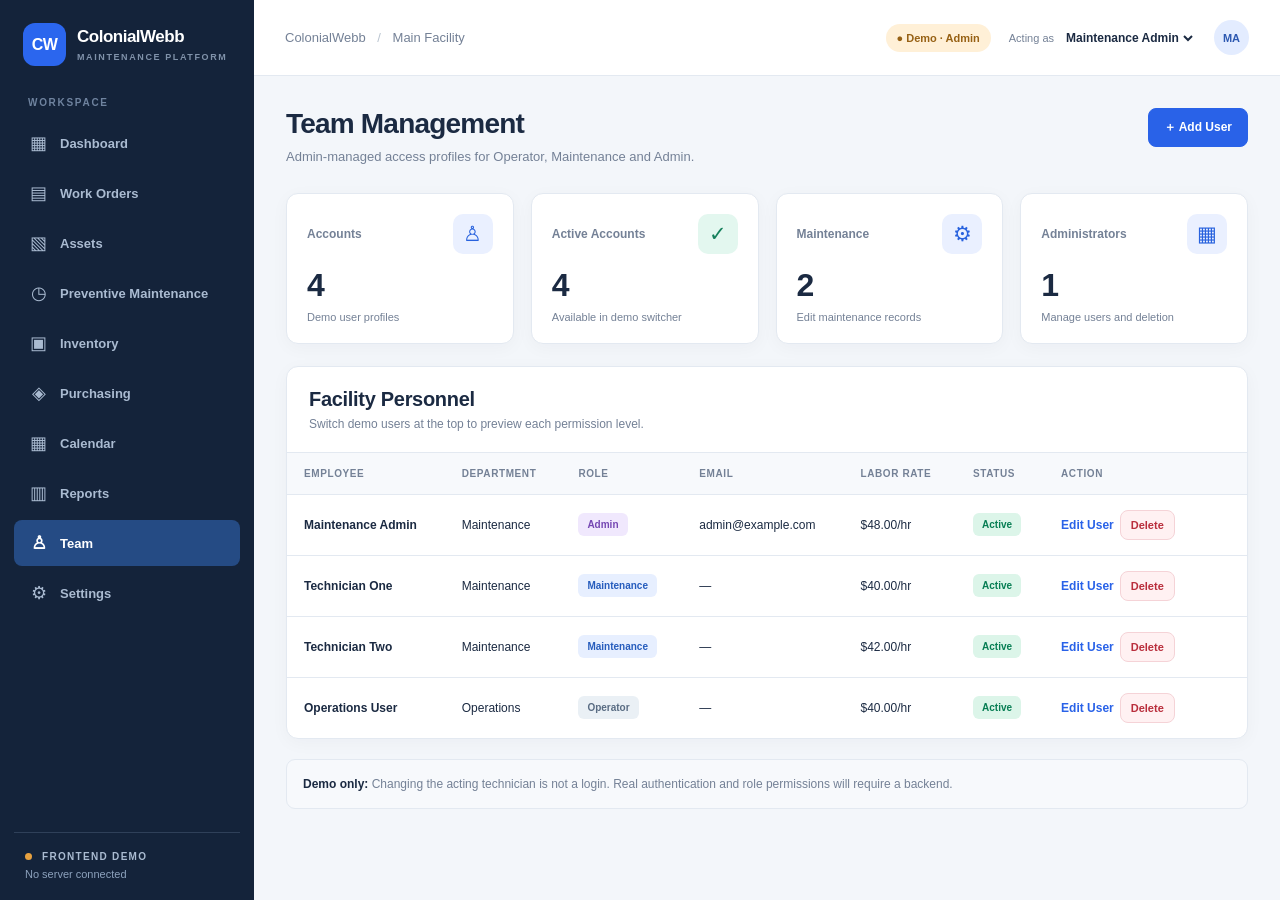
<file: ColonialWebbCMMS/team.html>
<!DOCTYPE html>
<html lang="en">
<head>
  <meta charset="UTF-8">
  <meta name="viewport" content="width=device-width, initial-scale=1.0">
  <meta name="description" content="ColonialWebb CMMS frontend prototype">
  <title>Team · ColonialWebb CMMS</title>
  <link rel="stylesheet" href="css/styles.css">
</head>
<body data-page="team">
  <!-- Shared sidebar and header are generated by js/app.js. -->
  <div class="app-shell">
    <aside id="sidebar" aria-label="Sidebar"></aside>
    <div class="main-column">
      <header id="topbar"></header>
      <main class="page-container">

<section class="page-heading"><div><h1>Team Management</h1><p class="page-subtitle">Admin-managed access profiles for Operator, Maintenance and Admin.</p></div><button class="button button-primary" id="new-member">＋ Add User</button></section>
<section class="metrics" id="team-metrics"></section><section class="table-card"><div class="table-header"><div><h2>Facility Personnel</h2><p>Switch demo users at the top to preview each permission level.</p></div></div><div class="table-scroll"><table><thead><tr><th>Employee</th><th>Department</th><th>Role</th><th>Email</th><th>Labor Rate</th><th>Status</th><th>Action</th></tr></thead><tbody id="team-table"></tbody></table></div></section><div class="note-box"><strong>Demo only:</strong> Changing the acting technician is not a login. Real authentication and role permissions will require a backend.</div>
      </main>
    </div>
  </div>
  <div id="modal-root"></div>
  <div id="toast" role="status" aria-live="polite"></div>

  <!-- All scripts are local. No server, build tools or CDN needed. -->
  <script src="js/seed.js" defer></script>
  <script src="js/config.js" defer></script>
  <script src="js/data-client.js" defer></script>
  <script src="js/store.js" defer></script>
  <script src="js/analytics.js" defer></script>
  <script src="js/app.js" defer></script>
  <script src="js/pages/team.js" defer></script>
</body>
</html>
</file>
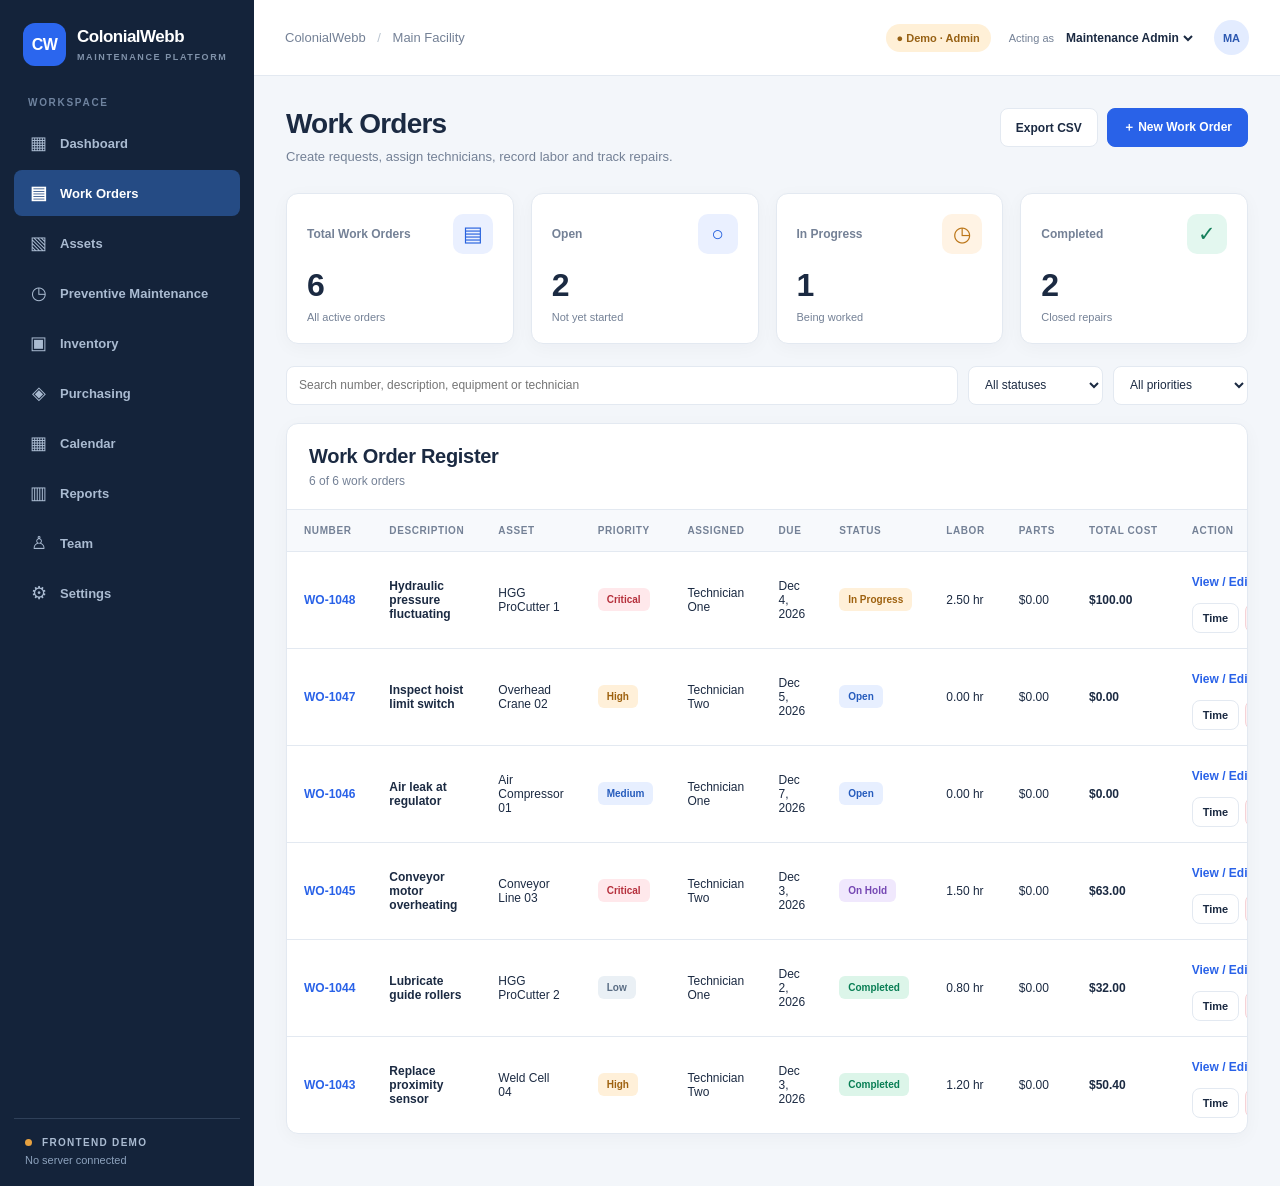
<file: ColonialWebbCMMS/work-orders.html>
<!DOCTYPE html>
<html lang="en">
<head>
  <meta charset="UTF-8">
  <meta name="viewport" content="width=device-width, initial-scale=1.0">
  <meta name="description" content="ColonialWebb CMMS frontend prototype">
  <title>Work Orders · ColonialWebb CMMS</title>
  <link rel="stylesheet" href="css/styles.css">
</head>
<body data-page="work-orders">
  <!-- Shared sidebar and header are generated by js/app.js. -->
  <div class="app-shell">
    <aside id="sidebar" aria-label="Sidebar"></aside>
    <div class="main-column">
      <header id="topbar"></header>
      <main class="page-container">

<section class="page-heading"><div><h1>Work Orders</h1><p class="page-subtitle">Create requests, assign technicians, record labor and track repairs.</p></div><div class="button-row"><button class="button button-outline" id="export-workorders">Export CSV</button><button class="button button-primary" id="new-workorder">＋ New Work Order</button></div></section>
<section class="metrics" id="workorder-metrics"></section>
<div class="toolbar"><input id="order-search" class="search" placeholder="Search number, description, equipment or technician" aria-label="Search work orders"><select id="order-status" class="filter"><option value="">All statuses</option><option>Open</option><option>In Progress</option><option>On Hold</option><option>Completed</option></select><select id="order-priority" class="filter"><option value="">All priorities</option><option>Critical</option><option>High</option><option>Medium</option><option>Low</option></select></div>
<section class="table-card"><div class="table-header"><div><h2>Work Order Register</h2><p id="order-count"></p></div></div><div class="table-scroll"><table><thead><tr><th>Number</th><th>Description</th><th>Asset</th><th>Priority</th><th>Assigned</th><th>Due</th><th>Status</th><th>Labor</th><th>Parts</th><th>Total Cost</th><th>Action</th></tr></thead><tbody id="order-table"></tbody></table></div></section>
      </main>
    </div>
  </div>
  <div id="modal-root"></div>
  <div id="toast" role="status" aria-live="polite"></div>

  <!-- All scripts are local. No server, build tools or CDN needed. -->
  <script src="js/seed.js" defer></script>
  <script src="js/config.js" defer></script>
  <script src="js/data-client.js" defer></script>
  <script src="js/store.js" defer></script>
  <script src="js/analytics.js" defer></script>
  <script src="js/app.js" defer></script>
  <script src="js/pages/work-orders.js" defer></script>
</body>
</html>
</file>
<file: ColonialWebbCMMS/css/styles.css>
/* ==========================================================
   COLONIALWEBB CMMS — SHARED STYLES
   Edit brand colors in :root; styles apply to every page.
   ========================================================== */
:root {
  --navy: #14233a; --navy-deep: #0d192b; --navy-hover: #223754;
  --blue: #2962e8; --blue-hover: #1e4fc7; --page: #f3f6fa;
  --card: #ffffff; --text: #1b2a42; --muted: #748196;
  --line: #e3e9f1; --table-head: #f7f9fc; --shadow: 0 4px 18px rgba(22,42,70,.035);
  --green: #15805c; --amber: #bb7517; --red: #c83c45;
}
:root[data-theme="dark"] {
  --page: #111a2a; --card: #192639; --text: #e7edf8;
  --muted: #9aacc3; --line: #304158; --table-head: #203149;
  --shadow: none;
}
* { box-sizing: border-box; }
html { scroll-behavior: smooth; }
body { margin: 0; background: var(--page); color: var(--text); font-family: Inter, -apple-system, BlinkMacSystemFont, "Segoe UI", sans-serif; font-size: 14px; }
button, input, select, textarea { font: inherit; }
a { color: inherit; text-decoration: none; }
button { cursor: pointer; }
button:disabled { opacity: .55; cursor: not-allowed; }
.app-shell { display: flex; min-height: 100vh; }
#sidebar { width: 254px; min-width: 254px; background: var(--navy); color: #aabbd1; display: flex; flex-direction: column; padding: 23px 14px 16px; }
.brand { display: flex; align-items: center; gap: 11px; padding: 0 9px 31px; color: white; }
.brand-logo { background: #2b66ee; width: 43px; height: 43px; display: grid; place-items: center; flex-shrink: 0; border-radius: 12px; font-size: 16px; font-weight: 800; letter-spacing: -.7px; }
.brand strong { display: block; font-size: 17px; font-weight: 750; letter-spacing: -.5px; }
.brand small { display: block; color: #8092aa; letter-spacing: 1.6px; font-size: 9px; margin-top: 5px; font-weight: 700; }
.sidebar-label { padding: 0 14px; margin-bottom: 12px; letter-spacing: 1.7px; color: #6f839f; font-size: 10px; font-weight: 800; }
.sidebar-navigation { display: flex; flex-direction: column; gap: 4px; }
.nav-link { display: flex; align-items: center; gap: 12px; border-radius: 8px; padding: 12px 15px; font-size: 13px; font-weight: 550; }
.nav-link:hover { color: #fff; background: var(--navy-hover); }
.nav-link.active { background: #254b84; color: white; font-weight: 700; }
.nav-icon { width: 19px; font-size: 18px; text-align: center; }
.sidebar-bottom { margin-top: auto; border-top: 1px solid #2f4059; padding: 18px 11px 4px; font-size: 10px; letter-spacing: 1.3px; font-weight: 800; }
.sidebar-bottom small { display: block; color: #8da2bd; font-size: 11px; letter-spacing: 0; font-weight: 400; margin-top: 6px; }
.sidebar-status-dot { display: inline-block; border-radius: 50%; width: 7px; height: 7px; background: #e7a140; margin-right: 6px; }
.main-column { flex: 1; min-width: 0; }
#topbar { min-height: 76px; background: var(--card); display: flex; align-items: center; justify-content: space-between; gap: 10px; padding: 14px 31px; border-bottom: 1px solid var(--line); }
.breadcrumb { color: var(--muted); font-size: 13px; }
.breadcrumb span { margin: 0 8px; color: #b9c4d0; }
.topbar-actions { display: flex; gap: 18px; align-items: center; }
.demo-pill { font-size: 11px; font-weight: 750; color: #976114; background: #fff0d7; padding: 8px 11px; border-radius: 100px; white-space: nowrap; }
.user-switch { display: flex; gap: 8px; align-items: center; }
.user-switch span { font-size: 11px; color: var(--muted); }
.user-switch select { max-width: 180px; border: 0; background: var(--card); color: var(--text); font-size: 12px; font-weight: 700; cursor: pointer; }
.avatar { width: 35px; height: 35px; display: grid; place-items: center; background: #e3ecff; color: #2d59b1; font-size: 11px; font-weight: 800; border-radius: 50%; }
.page-container { max-width: 1660px; margin: auto; padding: 32px; }
.page-heading { display: flex; justify-content: space-between; align-items: flex-start; gap: 18px; margin: 0 0 26px; }
h1,h2,h3,h4,p { margin-top: 0; }
h1 { font-size: 28px; letter-spacing: -.8px; margin-bottom: 7px; }
.page-subtitle { color: var(--muted); line-height: 1.5; font-size: 13px; margin-bottom: 0; }
h2 { font-size: 20px; letter-spacing: -.3px; }
h3 { font-size: 16px; }
h4 { font-size: 13px; }
.button-row { display: flex; align-items: center; gap: 9px; flex-wrap: wrap; }
.button { display: inline-flex; justify-content: center; align-items: center; gap: 8px; border: 1px solid transparent; border-radius: 8px; padding: 10px 15px; min-height: 39px; font-size: 12px; font-weight: 700; white-space: nowrap; }
.button-primary { background: var(--blue); border-color: var(--blue); color: white; }
.button-primary:hover { background: var(--blue-hover); }
.button-outline { color: var(--text); background: var(--card); border-color: var(--line); }
.button-outline:hover { border-color: #94b3e9; }
.button-danger { color: #b92e3c; background: #fff1f2; border: 1px solid #f5d3d7; }
.button-small { padding: 6px 10px; min-height: 30px; font-size: 11px; }
.button-link { background: none; border: 0; color: var(--blue); padding: 0; font-size: 12px; font-weight: 700; }
.button-link:hover { text-decoration: underline; }
.card, .table-card { background: var(--card); border: 1px solid var(--line); border-radius: 12px; box-shadow: var(--shadow); }
.card { padding: 23px; }
.metrics { display: grid; grid-template-columns: repeat(4, minmax(0,1fr)); gap: 17px; margin-bottom: 22px; }
.metric { padding: 20px; }
.metric-head { display: flex; align-items: center; justify-content: space-between; gap: 8px; }
.metric-label { color: var(--muted); font-size: 12px; font-weight: 550; }
.metric-icon { width: 40px; height: 40px; display: grid; place-items: center; border-radius: 10px; background: #eaf0ff; color: #2862de; font-size: 21px; }
.metric-icon.amber { background: #fff3e4; color: var(--amber); }
.metric-icon.red { background: #fff0f1; color: var(--red); }
.metric-icon.green { background: #e3f7ef; color: var(--green); }
.metric-value { font-size: 32px; font-weight: 780; letter-spacing: -1px; margin-top: 13px; }
.metric-foot { margin-top: 7px; font-size: 11px; color: var(--muted); }
.section-grid { display: grid; grid-template-columns: 1.45fr 1fr; gap: 20px; margin-bottom: 20px; }
.section-grid.equal { grid-template-columns: 1fr 1fr; }
.section-head { display: flex; align-items: center; justify-content: space-between; gap: 12px; margin-bottom: 17px; }
.section-head h2, .section-head h3 { margin: 0; }
.section-head p { color: var(--muted); margin: 5px 0 0; font-size: 12px; }
.text-muted { color: var(--muted); }
.small { font-size: 12px; }
.tiny { font-size: 11px; }
.flex-between { display: flex; justify-content: space-between; align-items: center; gap: 12px; }
.flex-wrap { flex-wrap: wrap; }
.text-right { text-align: right; }
.mb-20 { margin-bottom: 20px; }
.mb-12 { margin-bottom: 12px; }
.mt-16 { margin-top: 16px; }
.table-card { overflow: hidden; margin-bottom: 20px; }
.table-header { padding: 21px 22px; display: flex; align-items: center; justify-content: space-between; gap: 15px; border-bottom: 1px solid var(--line); }
.table-header h2, .table-header h3 { margin: 0; }
.table-header p { font-size: 12px; color: var(--muted); margin: 6px 0 0; }
.table-scroll { width: 100%; overflow-x: auto; }
table { width: 100%; border-collapse: collapse; }
th { text-transform: uppercase; color: var(--muted); background: var(--table-head); letter-spacing: .6px; font-size: 10px; font-weight: 800; white-space: nowrap; }
tr { border-bottom: 1px solid var(--line); }
tbody tr:last-child { border-bottom: 0; }
tbody tr:hover { background: rgba(90,130,200,.035); }
th,td { padding: 15px 17px; text-align: left; vertical-align: middle; }
td { font-size: 12px; }
.cell-title { font-weight: 700; }
.cell-id { color: var(--blue); font-weight: 700; white-space: nowrap; }
.cell-nowrap { white-space: nowrap; }
.cell-secondary { color: var(--muted); display: block; font-size: 11px; margin-top: 4px; }
.badge { display: inline-block; border-radius: 6px; padding: 5px 9px; font-size: 10px; line-height: 1.3; font-weight: 800; white-space: nowrap; }
.badge-green { color: #087e54; background: #dcf5e9; }
.badge-blue { color: #265cbd; background: #e7efff; }
.badge-amber { color: #9e610e; background: #fff0d9; }
.badge-red { color: #b52f3b; background: #ffe8eb; }
.badge-purple { color: #7547b3; background: #f0e8fd; }
.badge-gray { color: #596c83; background: #eaf0f5; }
.toolbar { display: flex; gap: 10px; flex-wrap: wrap; align-items: center; margin-bottom: 18px; }
.search, .filter, .form-field input, .form-field select, .form-field textarea { border: 1px solid var(--line); border-radius: 8px; background: var(--card); color: var(--text); padding: 10px 12px; outline: none; font-size: 12px; min-height: 39px; }
.search:focus, .filter:focus, .form-field input:focus, .form-field select:focus, .form-field textarea:focus { border-color: #6b96ed; box-shadow: 0 0 0 3px rgba(40,100,220,.09); }
.search { flex: 1; min-width: 200px; }
.filter { min-width: 135px; }
.note { color: var(--muted); font-size: 12px; line-height: 1.6; }
.note-box { background: var(--table-head); border: 1px solid var(--line); border-radius: 9px; padding: 14px 16px; font-size: 12px; line-height: 1.7; color: var(--muted); }
.note-box strong { color: var(--text); }
.empty-state { text-align: center; padding: 38px 22px; color: var(--muted); }
.empty-icon { font-size: 31px; margin-bottom: 12px; opacity: .55; }
.empty-state h3 { color: var(--text); margin: 0 0 6px; }
.empty-state p { margin-bottom: 0; }
.line-list { list-style: none; margin: 0; padding: 0; }
.line-list li { padding: 13px 0; border-bottom: 1px solid var(--line); }
.line-list li:last-child { border-bottom: none; }
.list-title { font-size: 12px; font-weight: 700; }
.list-meta { color: var(--muted); font-size: 11px; margin-top: 6px; }
.activity-dot { width: 8px; height: 8px; border-radius: 50%; background: var(--blue); flex: 0 0 auto; margin-top: 5px; }
.activity-row { display: flex; gap: 12px; padding: 12px 0; border-bottom: 1px solid var(--line); }
.activity-row:last-child { border-bottom: 0; }
.bar-chart { display: flex; align-items: end; gap: 13px; height: 186px; padding: 16px 4px 0; border-bottom: 1px solid var(--line); }
.bar-group { flex: 1; min-width: 0; display: flex; height: 100%; align-items: end; justify-content: center; gap: 4px; }
.bar { width: 28%; min-width: 7px; max-width: 23px; background: #bbcff9; border-radius: 5px 5px 0 0; min-height: 2px; }
.bar.done { background: var(--blue); }
.bar-labels { display: flex; justify-content: space-around; margin-top: 9px; color: var(--muted); font-size: 10px; }
.chart-key { color: var(--muted); margin-top: 18px; display: flex; gap: 19px; font-size: 11px; }
.key-dot { width: 10px; height: 10px; display: inline-block; vertical-align: middle; border-radius: 2px; background: var(--blue); margin-right: 5px; }
.key-dot.light { background: #bbcff9; }
.asset-grid { display: grid; grid-template-columns: repeat(3, minmax(0,1fr)); gap: 17px; }
.asset-card { padding: 22px; }
.asset-icon { width: 45px; height: 45px; display: grid; place-items: center; border-radius: 11px; color: #356bdd; background: #eaf1ff; font-size: 22px; margin-bottom: 18px; }
.asset-card h3 { margin-bottom: 7px; }
.asset-bottom { margin-top: 18px; padding-top: 14px; border-top: 1px solid var(--line); }
.asset-bottom .tiny { display: block; margin-bottom: 5px; }
.progress-track { height: 10px; background: var(--line); border-radius: 10px; overflow: hidden; }
.progress-fill { height: 100%; background: var(--blue); border-radius: inherit; }
.progress-row { margin: 20px 0; }
.progress-label { display: flex; justify-content: space-between; gap: 14px; font-size: 12px; margin-bottom: 9px; }
.calendar-layout { display: grid; grid-template-columns: minmax(0,1.7fr) minmax(250px,.8fr); gap: 20px; }
.calendar-grid { display: grid; grid-template-columns: repeat(7, minmax(0,1fr)); gap: 6px; }
.calendar-weekday { text-align: center; padding: 10px 0; font-size: 10px; font-weight: 800; color: var(--muted); }
.calendar-day { position: relative; min-height: 90px; display: flex; flex-direction: column; align-items: flex-start; gap: 7px; padding: 10px; border: 1px solid var(--line); background: var(--card); color: var(--text); border-radius: 7px; font-size: 12px; text-align: left; }
.calendar-day:hover { border-color: #88aeeb; }
.calendar-day.selected { outline: 2px solid var(--blue); outline-offset: -2px; }
.calendar-day.today .calendar-number { background: var(--blue); color: white; padding: 4px 7px; border-radius: 5px; }
.calendar-day.outside { opacity: .35; }
.calendar-events { display: flex; flex-wrap: wrap; gap: 4px; }
.event-count { font-size: 10px; padding: 4px 6px; border-radius: 4px; color: #215ac0; background: #eaf1ff; }
.event-count.pm { color: #a46719; background: #fff2e1; }
.modal-backdrop { position: fixed; inset: 0; background: rgba(8,18,32,.65); display: flex; align-items: center; justify-content: center; padding: 18px; z-index: 100; }
.modal-card { width: 100%; max-width: 660px; max-height: min(92vh,900px); display: flex; flex-direction: column; border-radius: 14px; background: var(--card); box-shadow: 0 25px 90px rgba(0,0,0,.2); }
.modal-heading { padding: 22px 24px 16px; border-bottom: 1px solid var(--line); display: flex; align-items: center; justify-content: space-between; gap: 15px; }
.modal-heading h2 { margin: 0; }
.icon-button { border: 0; background: transparent; color: var(--muted); font-size: 17px; padding: 5px; }
#modal-form { min-height: 0; overflow: auto; }
.modal-body { padding: 21px 24px; display: grid; grid-template-columns: repeat(2,minmax(0,1fr)); gap: 16px; }
.form-field { display: flex; flex-direction: column; gap: 7px; min-width: 0; }
.form-field span { font-size: 11px; font-weight: 750; }
.form-field input,.form-field select,.form-field textarea { width: 100%; }
.form-field textarea { resize: vertical; min-height: 75px; }
.full { grid-column: 1/-1; }
.modal-footer { display: flex; justify-content: flex-end; gap: 9px; padding: 16px 24px 22px; border-top: 1px solid var(--line); }
.toast { display: none; position: fixed; right: 22px; bottom: 22px; z-index: 150; padding: 15px 19px; background: #183757; color: white; box-shadow: 0 8px 25px rgba(0,0,0,.14); border-radius: 9px; font-size: 12px; max-width: min(90vw, 380px); }
.toast.show { display: block; }
.toast.danger { background: #aa3140; }
.summary-pair { display: grid; grid-template-columns: 130px 1fr; gap: 10px 15px; font-size: 12px; }
.summary-pair dt { color: var(--muted); }
.summary-pair dd { margin: 0; font-weight: 600; overflow-wrap: anywhere; }
.settings-box { max-width: 800px; }
.danger-zone { border-color: #eab3bc; }
@media (max-width: 1250px) { .metrics { grid-template-columns: repeat(2,minmax(0,1fr)); } .asset-grid { grid-template-columns: repeat(2,minmax(0,1fr)); } }
@media (max-width: 930px) { #sidebar { width: 208px; min-width: 208px; } .page-container { padding: 24px; } .section-grid,.section-grid.equal,.calendar-layout { grid-template-columns: 1fr; } }
@media (max-width: 690px) { .app-shell { display: block; } #sidebar { width: 100%; min-width: 0; padding: 12px; } .brand { padding: 0 3px 12px; } .sidebar-label,.sidebar-bottom { display: none; } .sidebar-navigation { flex-direction: row; overflow-x: auto; } .nav-link { flex: 0 0 auto; padding: 9px 12px; font-size: 12px; } .nav-icon { display: none; } #topbar { padding: 10px 16px; min-height: 62px; } .user-switch span, .breadcrumb, .avatar { display: none; } .topbar-actions { margin-left: auto; gap: 8px; } .page-container { padding: 20px 14px; } .page-heading { flex-direction: column; align-items: stretch; } h1 { font-size: 23px; } .asset-grid { grid-template-columns: 1fr; } .calendar-day { min-height: 61px; padding: 6px; } .event-count { font-size: 9px; } .modal-body { grid-template-columns: 1fr; } }
@media (max-width: 410px) { .metrics { gap: 9px; } .metric { padding: 13px; } .metric-value { font-size: 26px; } .metric-label { font-size: 10px; } .metric-icon { width: 32px; height: 32px; } .calendar-day { min-height: 55px; } .event-count { font-size: 0; width: 9px; height: 9px; padding: 0; border-radius: 50%; } }

/* Role-based demo controls and management actions */
[hidden] { display: none !important; }
.notice-readonly { margin: 0 0 18px; padding: 13px 17px; background: var(--table-head); color: var(--muted); border: 1px solid var(--line); border-left: 4px solid var(--blue); border-radius: 8px; font-size: 12px; }
.action-buttons { display: flex; gap: 6px; align-items: center; flex-wrap: wrap; min-width: 155px; }
.action-buttons .button { white-space: nowrap; }
.workorder-parts { border: 1px solid var(--line); border-radius: 9px; padding: 12px; background: var(--table-head); }
.workorder-parts h3 { margin: 0 0 6px; font-size: 13px; }
.workorder-parts ul { margin: 8px 0 3px; padding-left: 17px; }
.workorder-parts li { padding: 4px 0; }
.role-explainer { margin-top: 10px; }

/* Automated maintenance analytics */
.analytics-heading { display:flex;align-items:end;justify-content:space-between;gap:14px;flex-wrap:wrap;margin:28px 0 15px; }
.analytics-heading h2 { margin:0 0 5px; }
.analytics-heading p { margin:0; }
.analytics-range { min-width:150px; }
.analytics-range select { border:1px solid var(--line);background:var(--card);border-radius:8px;color:var(--text);padding:10px;min-height:39px; }
.kpi-inline { display:flex;gap:12px;flex-wrap:wrap;align-items:center;justify-content:space-between;margin:10px 0; }
.kpi-inline span,.kpi-inline strong { background:var(--card);border:1px solid var(--line);border-radius:6px;padding:8px; }
.timer-action { display:flex;align-items:center;justify-content:space-between;gap:12px;border:1px solid var(--line);padding:12px;border-radius:9px;margin:8px 0; }
.timer-action strong { display:block;margin-bottom:3px; }
@media (max-width:690px) { .analytics-range {width:100%;} .timer-action {flex-wrap:wrap;} }
</file>
